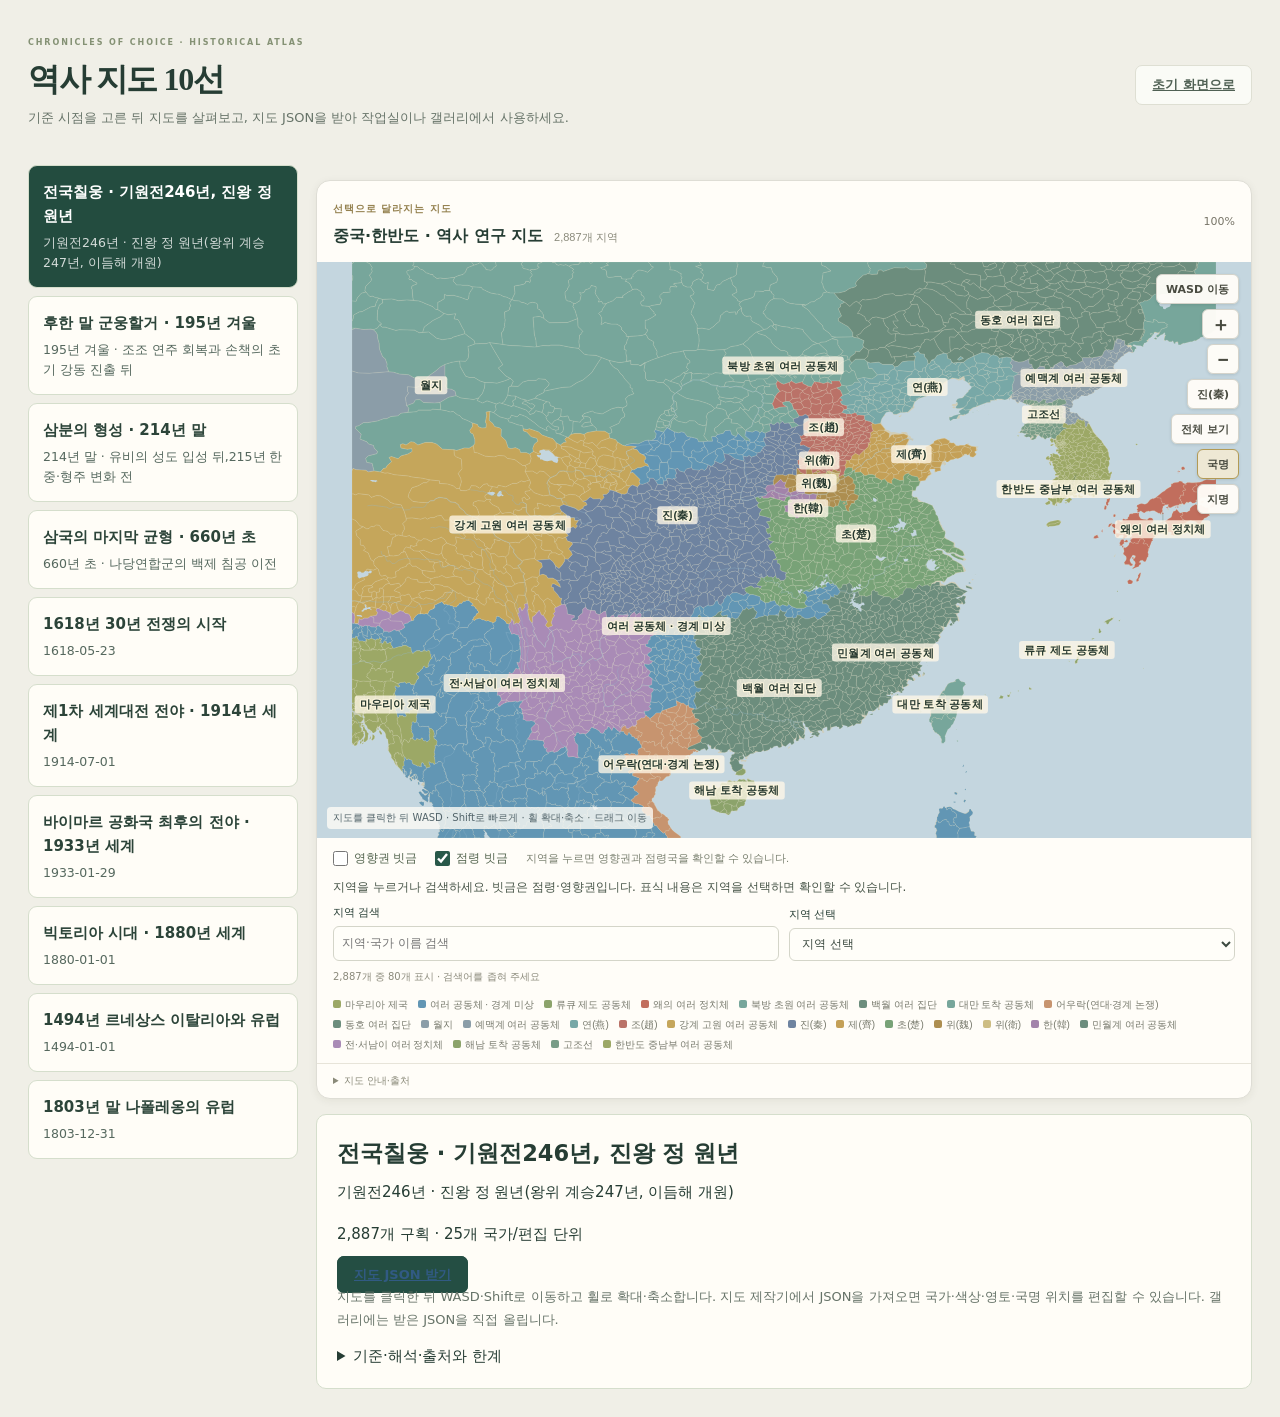
<file: historical-atlas.html>
<!doctype html>
<html lang="ko"><head><meta charset="utf-8"><meta name="viewport" content="width=device-width,initial-scale=1"><title>역사 지도 10선 · 역사의 갈림길</title>
<link rel="stylesheet" href="styles.css"><link rel="stylesheet" href="map-view.css">
<style>body{margin:0;background:#f0efe7;color:#263d34}.atlas{max-width:1600px;margin:auto;padding:28px}.atlas header{display:flex;justify-content:space-between;align-items:center;gap:20px;flex-wrap:wrap;margin-bottom:22px}.atlas h1{font-size:32px;margin:5px 0}.atlas p{line-height:1.75}.atlas-grid{display:grid;grid-template-columns:270px minmax(0,1fr);gap:18px}.atlas-nav{display:flex;flex-direction:column;gap:8px}.atlas-nav button{text-align:left;padding:14px;border:1px solid #d5decc;background:#fffdf7;color:#2c4439;border-radius:9px;cursor:pointer;font:inherit}.atlas-nav button[aria-pressed=true]{background:#234c3f;color:#fff}.atlas-nav small{display:block;margin-top:5px;opacity:.8}.atlas-content{min-width:0}.atlas .history-map{margin:0}.atlas .map-viewport{height:auto}.atlas .province-map{height:64vh;min-height:360px;max-height:760px;aspect-ratio:auto}.atlas-meta{padding:20px;background:#fffdf7;border:1px solid #d5decc;border-radius:10px;margin-top:15px}.atlas-meta h2{margin:0 0 8px}.atlas-meta a{color:#315a83}.atlas-error{color:#9c4036}.atlas-description{white-space:pre-wrap;font-size:13px}.atlas-help{font-size:13px;color:#667368}.atlas .btn{white-space:nowrap}@media(max-width:800px){.atlas{padding:15px}.atlas-grid{grid-template-columns:1fr}.atlas-nav{display:grid;grid-template-columns:repeat(2,minmax(0,1fr))}.atlas-nav button{font-size:12px;padding:11px}.atlas .province-map{height:55vh;min-height:300px}.atlas h1{font-size:25px}}
</style></head><body><main class="atlas"><header><div><span class="small-label">CHRONICLES OF CHOICE · HISTORICAL ATLAS</span><h1>역사 지도 10선</h1><p class="atlas-help">기준 시점을 고른 뒤 지도를 살펴보고, 지도 JSON을 받아 작업실이나 갤러리에서 사용하세요.</p></div><a class="btn secondary" href="index.html?home=1">초기 화면으로</a></header><div class="atlas-grid"><nav class="atlas-nav" id="atlas-nav" aria-label="역사 지도 선택"></nav><section class="atlas-content"><p id="atlas-status" role="status">지도 목록을 준비합니다.</p><div id="atlas-map"></div><section class="atlas-meta"><h2 id="atlas-title">지도 선택</h2><p id="atlas-date"></p><p id="atlas-count"></p><a id="atlas-download" class="btn primary" hidden>지도 JSON 받기</a><p class="atlas-help">지도를 클릭한 뒤 WASD·Shift로 이동하고 휠로 확대·축소합니다. 지도 제작기에서 JSON을 가져오면 국가·색상·영토·국명 위치를 편집할 수 있습니다. 갤러리에는 받은 JSON을 직접 올립니다.</p><details><summary>기준·해석·출처와 한계</summary><p id="atlas-description" class="atlas-description"></p></details></section></section></div></main>
<script src="map-templates.js"></script><script src="map-view.js"></script><script src="engine.js"></script><script src="map-document.js"></script>
<script>(function(){'use strict';const byId=id=>document.getElementById(id);let sequence=0;async function open(item){const request=++sequence;byId('atlas-status').textContent='선택한 지도를 불러옵니다…';byId('atlas-status').className='';try{const response=await fetch(item.path);if(!response.ok)throw Error('지도 JSON을 찾을 수 없습니다.');const doc=await response.json();await MapTemplates.ensure(doc.map.templateId);if(request!==sequence)return;const check=MapDocument.validate(doc);if(check.errors.length)throw Error(check.errors.join('\n'));MapView.dispose(byId('atlas-map'));MapView.render(byId('atlas-map'),MapDocument.toScenario(doc),null);byId('atlas-title').textContent=doc.title;byId('atlas-date').textContent=item.date;byId('atlas-count').textContent=item.regions.toLocaleString()+'개 구획 · '+item.countries+'개 국가/편집 단위';byId('atlas-description').textContent=doc.description;const link=byId('atlas-download');link.href=item.path;link.download=item.path.split('/').pop();link.hidden=false;for(const button of byId('atlas-nav').children)button.setAttribute('aria-pressed',String(button.dataset.mapId===item.id));byId('atlas-status').textContent='';history.replaceState(null,'','#'+item.id);}catch(error){if(request!==sequence)return;byId('atlas-status').className='atlas-error';byId('atlas-status').textContent=error.message;}}fetch('examples/gallery-atlas/index.json').then(r=>{if(!r.ok)throw Error('지도 목록을 찾을 수 없습니다.');return r.json();}).then(items=>{for(const item of items){const button=document.createElement('button');button.type='button';button.dataset.mapId=item.id;button.setAttribute('aria-pressed','false');const title=document.createElement('strong');title.textContent=item.title;const date=document.createElement('small');date.textContent=item.date;button.append(title,date);button.onclick=()=>open(item);byId('atlas-nav').append(button);}const requested=location.hash.slice(1);if(items.length)open(items.find(item=>item.id===requested)||items[0]);}).catch(error=>{byId('atlas-status').className='atlas-error';byId('atlas-status').textContent=error.message;});})();</script></body></html>
</file>
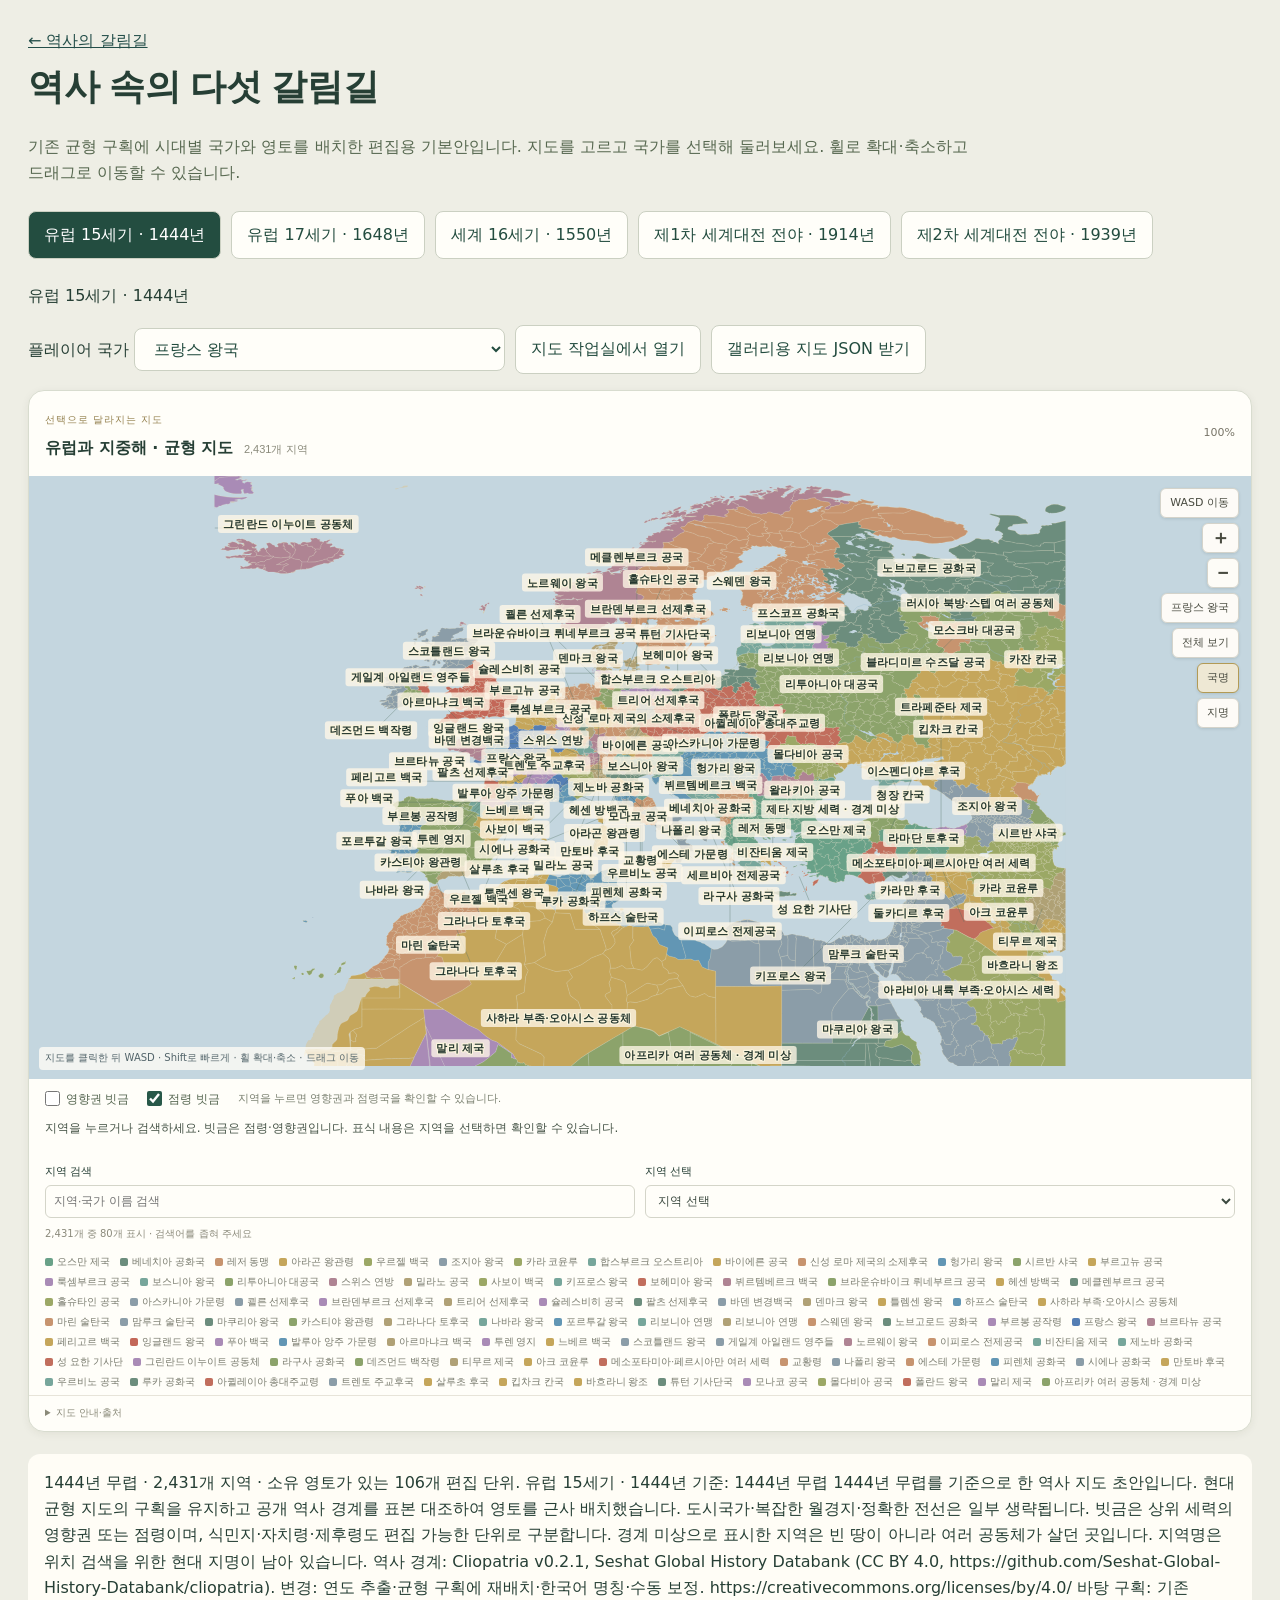
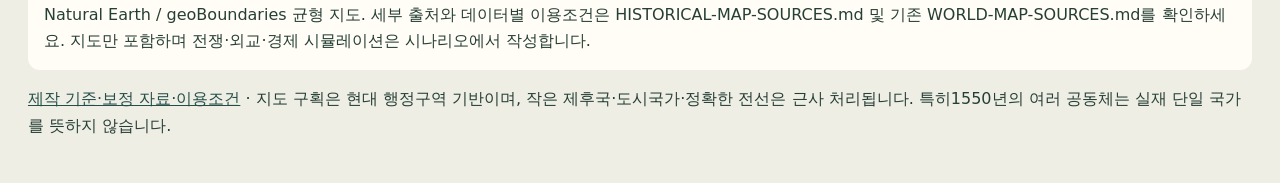
<file: historical-maps.html>
<!doctype html><html lang="ko"><head><meta charset="utf-8"><meta name="viewport" content="width=device-width,initial-scale=1"><title>역사의 갈림길 · 역사 지도 5종</title><link rel="stylesheet" href="map-view.css"><style>body{margin:0;background:#eeeee5;color:#263f35;font:16px/1.65 system-ui,sans-serif}main{max-width:1440px;margin:auto;padding:28px}h1{margin:4px 0;font-family:serif;font-size:36px}.intro{max-width:960px;color:#586951}.toolbar{display:flex;gap:10px;flex-wrap:wrap;margin:24px 0}button,select,a.btn{font:inherit;padding:10px 15px;border:1px solid #cbd0c2;border-radius:8px;color:#234c3f;background:#fffef9;cursor:pointer;text-decoration:none}button[aria-pressed=true]{color:#fff;background:#234d40}.actions{display:flex;flex-wrap:wrap;align-items:center;gap:10px;margin:16px 0}.history-map{background:#fffef9;border-radius:16px;overflow:hidden;border:1px solid #d8dccf}.map-viewport{height:min(67vh,740px)}.map-legend{max-height:130px;overflow:auto}.notice{background:#fffdf6;padding:16px;border-radius:12px}.status{min-height:24px}a{color:#234e49}</style></head><body><main><a href="index.html">← 역사의 갈림길</a><h1>역사 속의 다섯 갈림길</h1><p class="intro">기존 균형 구획에 시대별 국가와 영토를 배치한 편집용 기본안입니다. 지도를 고르고 국가를 선택해 둘러보세요. 휠로 확대·축소하고 드래그로 이동할 수 있습니다.</p><nav class="toolbar" id="maps" aria-label="역사 지도 선택"></nav><p id="status" class="status" role="status"></p><div class="actions"><label>플레이어 국가 <select id="country"></select></label><button id="edit">지도 작업실에서 열기</button><a id="download" class="btn" download>갤러리용 지도 JSON 받기</a></div><div id="map"></div><p class="notice" id="notice"></p><p><a href="HISTORICAL-MAP-SOURCES.md">제작 기준·보정 자료·이용조건</a> · 지도 구획은 현대 행정구역 기반이며, 작은 제후국·도시국가·정확한 전선은 근사 처리됩니다. 특히1550년의 여러 공동체는 실재 단일 국가를 뜻하지 않습니다.</p></main><script src="map-templates.js"></script><script src="map-view.js"></script><script src="engine.js"></script><script src="map-document.js"></script><script>const catalog=[{"id":"historical_europe_1444","title":"유럽 15세기 · 1444년","year":1444,"date":"1444년 무렵","baseId":"europe-balanced","regions":2431,"countries":109,"ownedUnits":106,"bytes":232324,"filename":"historical_europe_1444.map.json"},{"id":"historical_europe_1648","title":"유럽 17세기 · 1648년","year":1648,"date":"1648년 베스트팔렌 조약 이후","baseId":"europe-balanced","regions":2431,"countries":75,"ownedUnits":75,"bytes":194595,"filename":"historical_europe_1648.map.json"},{"id":"historical_world_1550","title":"세계 16세기 · 1550년","year":1550,"date":"1550년 무렵","baseId":"world-balanced","regions":5939,"countries":176,"ownedUnits":174,"bytes":483561,"filename":"historical_world_1550.map.json"},{"id":"historical_world_1914","title":"제1차 세계대전 전야 · 1914년","year":1914,"date":"1914년 7월, 유럽 전쟁 발발 직전","baseId":"world-balanced","regions":5939,"countries":139,"ownedUnits":137,"bytes":559473,"filename":"historical_world_1914.map.json"},{"id":"historical_world_1939","title":"제2차 세계대전 전야 · 1939년","year":1939,"date":"1939년 8월, 폴란드 침공 직전·중일전쟁 진행 중","baseId":"world-balanced","regions":5939,"countries":153,"ownedUnits":149,"bytes":573881,"filename":"historical_world_1939.map.json"}];let current,scenario,token=0;const status=document.getElementById('status'),country=document.getElementById('country');async function show(entry){const request=++token;status.textContent='선택한 지도를 불러오고 있습니다.';try{const response=await fetch('examples/maps/'+entry.filename);if(!response.ok)throw Error('지도 파일을 불러오지 못했습니다.');const candidate=await response.json();await MapTemplates.ensure(candidate.map.templateId);const valid=MapDocument.normalize(candidate);if(request!==token)return;current=valid;scenario=MapDocument.toScenario(valid);country.replaceChildren();for(const c of valid.map.countries){const option=document.createElement('option');option.value=c.id;option.textContent=c.name;country.append(option);}country.value=valid.map.playerCountry;document.querySelectorAll('[data-map-id]').forEach(b=>b.setAttribute('aria-pressed',String(b.dataset.mapId===entry.id)));document.getElementById('download').href='examples/maps/'+entry.filename;document.getElementById('notice').textContent=entry.date+' · '+entry.regions.toLocaleString()+'개 지역 · 소유 영토가 있는 '+entry.ownedUnits+'개 편집 단위. '+valid.description;MapView.render(document.getElementById('map'),scenario);status.textContent=entry.title;}catch(error){if(request===token)status.textContent=error.message;}}for(const item of catalog){const b=document.createElement('button');b.type='button';b.dataset.mapId=item.id;b.textContent=item.title;b.addEventListener('click',()=>show(item));document.getElementById('maps').append(b);}country.addEventListener('change',()=>{if(scenario){scenario.map.playerCountry=country.value;current.map.playerCountry=country.value;MapView.render(document.getElementById('map'),scenario);}});document.getElementById('edit').addEventListener('click',()=>{if(current){sessionStorage.setItem('hc:pendingMapImport',JSON.stringify({data:current}));location.href='index.html?mapMaker=1';}});show(catalog[0]);</script></body></html>
</file>
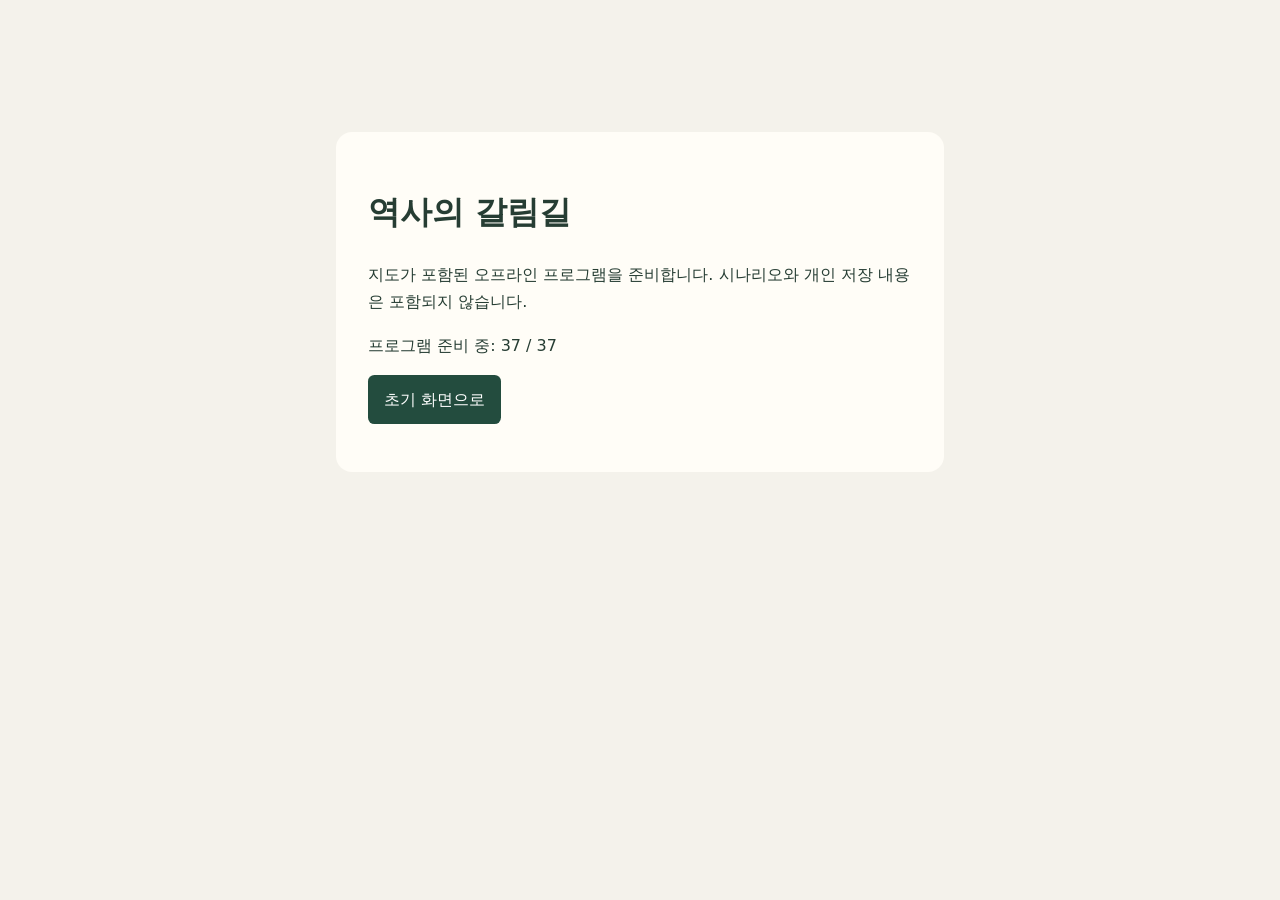
<file: standalone.html>
<!doctype html>
<html lang="ko"><head><meta charset="utf-8"><meta name="viewport" content="width=device-width,initial-scale=1"><title>역사의 갈림길 · 프로그램 내려받기</title>
<style>body{font:16px/1.7 system-ui,sans-serif;max-width:38rem;margin:12vh auto;padding:1.5rem;background:#f4f2eb;color:#263d33}main{background:#fffdf7;padding:2rem;border-radius:1rem}a,button{display:inline-block;background:#234c3e;color:white;border:0;border-radius:.4rem;padding:.7rem 1rem;font:inherit;text-decoration:none;cursor:pointer}[hidden]{display:none!important}</style></head>
<body><main><h1>역사의 갈림길</h1><p>지도가 포함된 오프라인 프로그램을 준비합니다. 시나리오와 개인 저장 내용은 포함되지 않습니다.</p><p id="program-download-status" role="status">프로그램 파일을 확인하고 있습니다.</p><a id="program-download-save" hidden>프로그램 파일 저장</a><button id="program-download-start" type="button" hidden>다시 시도</button><p><a href="index.html">초기 화면으로</a></p></main>
<script id="program-download-manifest" type="application/json">{"format":"hc-program-parts-v1","bytes":38231622,"sha256":"026ea79092256de906cafcf2d7356372df7d03e64907e3b066a2ba7aa8062462","files":[{"path":"assets/program/standalone.001.fd21ddacba1a8c2b.txt","bytes":1048576,"sha256":"fd21ddacba1a8c2b32660556fb039df165db85eefe4fd8c905672d77a637df19"},{"path":"assets/program/standalone.002.a4a1b32e67b36bf9.txt","bytes":1048576,"sha256":"a4a1b32e67b36bf93b6440045f4c863e1699d3440cc466436609abc3830d7379"},{"path":"assets/program/standalone.003.93f6303da0e450a7.txt","bytes":1048576,"sha256":"93f6303da0e450a785e27482ad579386eaec54f652eecc27e430c3eb9b79ffc0"},{"path":"assets/program/standalone.004.0fca97f3ea1a942a.txt","bytes":1048576,"sha256":"0fca97f3ea1a942a77f3a2355a578bdb665331bd2b76767bc66c01b3f989f50a"},{"path":"assets/program/standalone.005.c07b9639921cc122.txt","bytes":1048576,"sha256":"c07b9639921cc1228c26a658707419458bd20289a035bc249d4a54f19f22499c"},{"path":"assets/program/standalone.006.02d47646936f6c58.txt","bytes":1048576,"sha256":"02d47646936f6c588ebefdcceeb9c4865071934b34af127a0d89dab5aeb44c3a"},{"path":"assets/program/standalone.007.16a9963542830215.txt","bytes":1048576,"sha256":"16a99635428302153ebbfaaaee67537a16f7694a9879a69fced0eaf6faf45d15"},{"path":"assets/program/standalone.008.f47722f5e6966726.txt","bytes":1048576,"sha256":"f47722f5e6966726b7fb5a3825a4db1d48f23a337147675286a9f23c2990d918"},{"path":"assets/program/standalone.009.6d19f8c2397936da.txt","bytes":1048576,"sha256":"6d19f8c2397936da9a6090d5def461aef56b010704d191291f53394f50a9f8ca"},{"path":"assets/program/standalone.010.2ede9670288f2fc8.txt","bytes":1048576,"sha256":"2ede9670288f2fc8ec99afd638d2b3b29363bee9c16d1234484ec6ee5e7be3fa"},{"path":"assets/program/standalone.011.9df1f9be241729c8.txt","bytes":1048576,"sha256":"9df1f9be241729c8e6e8db3c856f6639c9f9a3123475521d59f2332a369cd6cf"},{"path":"assets/program/standalone.012.037c9b86549f223b.txt","bytes":1048576,"sha256":"037c9b86549f223b833d6d77803d5cb1ffdd041e4a87ab15fa47bc06714b6f90"},{"path":"assets/program/standalone.013.cd150fe505c82660.txt","bytes":1048576,"sha256":"cd150fe505c82660ba8ef6d1dc7230ed04ddb2206e62d7ed2ac028646f48a231"},{"path":"assets/program/standalone.014.a434b4ac28514a32.txt","bytes":1048576,"sha256":"a434b4ac28514a320155dfdffe28c7d612a63193f5d9d81baf2ed5a9cac28986"},{"path":"assets/program/standalone.015.f5da3febf3b44f14.txt","bytes":1048576,"sha256":"f5da3febf3b44f142e1d0e4fce3464e24be465b22c04842cfc95d45cb80b0036"},{"path":"assets/program/standalone.016.e02f6effd08ed056.txt","bytes":1048576,"sha256":"e02f6effd08ed056ae24c49236688df20aec8c0b179adbefe4439c99ff2a1e5e"},{"path":"assets/program/standalone.017.c84c396895eeec05.txt","bytes":1048576,"sha256":"c84c396895eeec058eb4e9f6702381ed9294b102c38b952b5801576e31911984"},{"path":"assets/program/standalone.018.9b5635dd7773768b.txt","bytes":1048576,"sha256":"9b5635dd7773768baa881e87250ea42107fde2d896f2305f6419392711ad0c2c"},{"path":"assets/program/standalone.019.52893359fab01eea.txt","bytes":1048576,"sha256":"52893359fab01eea42aef86df780bf0b4a1e3795b4b11d1b4565cf685f5b50a9"},{"path":"assets/program/standalone.020.086dc3579122beda.txt","bytes":1048576,"sha256":"086dc3579122beda763d82b240cea951903a81f83fd88df8f1a1e61e535ec725"},{"path":"assets/program/standalone.021.e96cae48ec72c8a0.txt","bytes":1048576,"sha256":"e96cae48ec72c8a0569817a4e7bc4bdc618898798dfc098b2ec5fb7e5f3a00bc"},{"path":"assets/program/standalone.022.c89bdc64b0841bd0.txt","bytes":1048576,"sha256":"c89bdc64b0841bd07db247cd8b33324b7c44a47209491bafed8faeec6b473b66"},{"path":"assets/program/standalone.023.641d2a7d1a588a54.txt","bytes":1048576,"sha256":"641d2a7d1a588a54197a7307375fe6321fcab243ad6337748443295b76207b79"},{"path":"assets/program/standalone.024.297f4ac4867a7204.txt","bytes":1048576,"sha256":"297f4ac4867a72046dfac2e7ac27e678448c6b354a299a9f2f004ce031236e9a"},{"path":"assets/program/standalone.025.409e6c8ee868da8b.txt","bytes":1048576,"sha256":"409e6c8ee868da8b8de67baec0e7a1be9f378766e6bc538450d9faf3f6e82d48"},{"path":"assets/program/standalone.026.476a2531da0ec50b.txt","bytes":1048576,"sha256":"476a2531da0ec50bd91c360c8143620740abad6290fa41422778ec862e96b264"},{"path":"assets/program/standalone.027.56ba285720784859.txt","bytes":1048576,"sha256":"56ba2857207848598f956d76077c2ca29f6fda1d90ccb59e153f66b6432c46b8"},{"path":"assets/program/standalone.028.47ffe35c50955a7b.txt","bytes":1048576,"sha256":"47ffe35c50955a7bcdc9e7def9b961908006e9c5eba1497e0b90ee8b542ad61f"},{"path":"assets/program/standalone.029.55ef76193d8d382d.txt","bytes":1048576,"sha256":"55ef76193d8d382dcf4cd849b30c293e41568acc2a6bf42506b469a9c83a28dd"},{"path":"assets/program/standalone.030.4e4a7f9ab01e98d7.txt","bytes":1048576,"sha256":"4e4a7f9ab01e98d7484fc40ce9e421edd65b3f3130ddde08bd8511d685b22ceb"},{"path":"assets/program/standalone.031.d5e7620aae660790.txt","bytes":1048576,"sha256":"d5e7620aae6607903e544ec8e6d2777138e89aaa3b6612dee02625de1256ae69"},{"path":"assets/program/standalone.032.c3942629b4943a3f.txt","bytes":1048576,"sha256":"c3942629b4943a3fbb412477890eed5c4d6b60e862e9709b1e2e2123ba53ebc4"},{"path":"assets/program/standalone.033.0997ddfb082300a9.txt","bytes":1048576,"sha256":"0997ddfb082300a9718a566c570e22ed97b6e9aa6ccc84f88919b6677c99d4c9"},{"path":"assets/program/standalone.034.a275757e591dd280.txt","bytes":1048576,"sha256":"a275757e591dd2809d065881dad7b6bb75bdd287d97aa9061b0183f56a362259"},{"path":"assets/program/standalone.035.e38405078747d6f3.txt","bytes":1048576,"sha256":"e38405078747d6f33454f2c7d6b87fc03b53b8e0bf4882b67149058ddf77d612"},{"path":"assets/program/standalone.036.96f97f412267a4bb.txt","bytes":1048576,"sha256":"96f97f412267a4bbd2fa3286bd9e0e7c985e84607a0800e9a44175e68496dc5c"},{"path":"assets/program/standalone.037.4623d893509c81a9.txt","bytes":482886,"sha256":"4623d893509c81a921f98c74efcf6449c89ca64ecef6f514be48c02d9ac0351e"}]}</script>
<script src="program-download.js"></script>
<script>(function(){'use strict';const status=document.getElementById('program-download-status'),save=document.getElementById('program-download-save'),retry=document.getElementById('program-download-start');let blobUrl;async function prepare(){retry.hidden=true;save.hidden=true;status.textContent='프로그램 파일을 확인하고 있습니다.';try{const descriptor=JSON.parse(document.getElementById('program-download-manifest').textContent),html=await ProgramDownload.reconstruct(descriptor,location.href,(done,total)=>{status.textContent='프로그램 준비 중: '+done+' / '+total;});if(blobUrl)URL.revokeObjectURL(blobUrl);blobUrl=URL.createObjectURL(new Blob([html],{type:'text/html;charset=utf-8'}));save.href=blobUrl;save.download='history-crossroads-player.html';save.hidden=false;status.textContent='프로그램이 준비되었습니다. 저장 창이 열리지 않으면 아래 버튼을 눌러 주세요.';save.click();}catch(error){status.textContent=error.name==='AbortError'?'파일을 불러오는 시간이 길어졌습니다. 다시 시도해 주세요.':error.message;retry.hidden=false;}}retry.addEventListener('click',prepare);prepare();})();</script>
</body></html>
</file>
<file: styles.css>
@charset "UTF-8";
:root{--ink:#203731;--muted:#748077;--green:#244e43;--deep:#183b34;--paper:#fffdf7;--bg:#f2f0e7;--line:#dedfd3;--gold:#b49354;--red:#a85d4d;--radius:16px;font-family:"Malgun Gothic","Apple SD Gothic Neo",system-ui,sans-serif;color:var(--ink);background:var(--bg);font-size:15px}
*{box-sizing:border-box}body{margin:0;background:radial-gradient(ellipse at 85% 15%,#e8ede380,transparent 50%),var(--bg);line-height:1.6}button,input,textarea,select{font:inherit}button{cursor:pointer}button:disabled{cursor:not-allowed}button,a,input,textarea,select{outline-offset:4px}button:focus-visible,a:focus-visible{outline:3px solid #ba9959}button{color:inherit}button:disabled{opacity:.5}h1,h2,h3,p{margin-top:0}p{margin-bottom:1em}button span{pointer-events:none}[hidden]{display:none!important}.masthead{height:92px;border-bottom:1px solid var(--line);display:flex;align-items:center;justify-content:space-between;padding:0 max(34px,calc((100vw - 1250px)/2));background:#f8f7f0e6;gap:20px}.brand{display:flex;align-items:center;gap:13px;white-space:nowrap}.brand-mark{width:43px;height:43px;background:var(--deep);color:#f5eedb;display:grid;place-items:center;font-family:"Batang",serif;font-size:25px;border-radius:3px;transform:rotate(-3deg)}.brand strong{display:block;font-size:19px;letter-spacing:-.8px}.brand>div>span{font-size:8px;letter-spacing:2.7px;display:block;color:var(--muted);margin-top:1px}.prototype{font-size:9px;letter-spacing:1.4px;color:#8a8e7f;border:1px solid var(--line);border-radius:20px;padding:2px 8px;margin-left:7px}.header-actions{display:flex;gap:12px;align-items:center}.btn{border:1px solid transparent;border-radius:7px;padding:10px 16px;background:transparent;font-size:13px;font-weight:600;line-height:1.4;transition:background .15s,transform .15s}.btn:hover{transform:translateY(-1px)}.subtle{color:#667367}.subtle:hover{background:#eaece3}.edit-button,.primary{background:var(--green);color:#fff;border-color:var(--green)}.edit-button:hover,.primary:hover{background:var(--deep)}.edit-button span{margin-right:5px}.secondary{background:#fafbf6;border-color:var(--line);color:#506154}.secondary:hover{background:#e9eee4}.danger{border-color:#dabfb2;color:#984a3c;background:#fff7f2}.layout{max-width:1250px;margin:0 auto;display:grid;grid-template-columns:minmax(0,1fr) 290px;gap:38px;padding:43px 0 25px;align-items:start}.main-column{min-width:0}.scenario-heading{display:flex;justify-content:space-between;align-items:center;gap:15px;margin-bottom:29px}.eyebrow{font-size:9px;letter-spacing:2.5px;color:#8c937f;margin:0 0 7px;font-weight:700}h1{font-family:"Batang","Noto Serif KR",serif;font-size:31px;font-weight:600;letter-spacing:-1.4px;line-height:1.4;margin:0 0 7px}.scenario-subtitle{font-size:13px;color:#7f8779;margin:0}.fiction-tag{font-size:10px;color:#88907f;white-space:nowrap;border:1px solid #d6d9cb;border-radius:30px;padding:4px 9px}.story-panel{position:relative;background:var(--paper);border:1px solid #dcddd0;border-radius:var(--radius);padding:29px 36px 31px;box-shadow:0 8px 34px #243d2610;overflow:hidden}.story-panel:before{content:"";position:absolute;top:0;left:36px;width:52px;height:3px;background:var(--gold)}.event-meta{display:flex;align-items:center;justify-content:space-between;gap:12px;font-size:11px;margin-bottom:30px;color:#8b8d7a}.chapter{font-weight:700;color:#7a806a;letter-spacing:.5px}.event-number{border:1px solid #e3e3d7;padding:2px 8px;border-radius:20px;font-size:10px;margin-left:10px}.speaker-line{display:flex;align-items:center;gap:11px;margin-bottom:20px}.portrait{height:44px;width:44px;flex-shrink:0;border:1px solid #d3d9c8;border-radius:50%;background:#e9eee1;display:grid;place-items:center;font-family:"Batang",serif;color:#5a7055;font-size:19px}.speaker-name{font-size:12px;font-weight:700}.speaker-caption{font-size:9px;letter-spacing:1.5px;color:#959884;display:block;margin-top:1px}.event-title{font-family:"Batang",serif;font-size:26px;letter-spacing:-1px;margin-bottom:20px;font-weight:600}.event-body{font-family:"Malgun Gothic",sans-serif;font-size:15px;line-height:1.95;letter-spacing:-.2px;color:#515b4e;white-space:pre-wrap;overflow-wrap:anywhere;margin-bottom:27px}.choice-section-label{display:flex;align-items:center;gap:13px;color:#a0a18c;font-size:9px;letter-spacing:1.7px;margin-bottom:12px}.choice-section-label:after{content:"";height:1px;background:#e8e8da;flex:1}.choices{display:grid;gap:10px}.choice{display:flex;align-items:center;gap:16px;text-align:left;width:100%;background:#fcfcf5;border:1px solid #dddfd0;border-radius:9px;padding:15px 17px;transition:background .15s,border-color .15s,transform .15s;position:relative}.choice:hover:not(:disabled){border-color:#6d8c70;background:#f0f5e9;transform:translateX(3px)}.choice-key{border:1px solid #daddcf;color:#72806a;display:grid;place-items:center;border-radius:5px;width:27px;height:27px;flex-shrink:0;font-family:Georgia,serif;font-size:13px;background:#f4f5eb}.choice-copy{min-width:0;flex:1}.choice-title{font-weight:700;font-size:14px;display:block}.choice-description{font-size:11px;color:#8b8f7b;display:block;margin-top:3px;line-height:1.5}.choice-effects{display:flex;flex-wrap:wrap;gap:4px 10px;margin-top:6px;font-size:10px;letter-spacing:.1px}.effect.up{color:#4b7c50}.effect.down{color:#a87956}.effect.flag{color:#6c7d8a}.choice-arrow{font-size:20px;color:#8fa384;flex-shrink:0}.choice.locked{opacity:.55;background:#efefe7}.choice-locked{color:#98775d;font-size:10px;display:block;margin-top:5px}.story-footer{display:flex;justify-content:space-between;gap:14px;align-items:center;margin:17px 2px}.keyboard-note{font-size:10px;color:#9a9e8b}.keyboard-note kbd{font:9px system-ui;border:1px solid #d7dace;border-radius:3px;padding:1px 3px;background:#f8f9f2;margin:0 1px}.text-button{padding:0;border:0;background:none;color:#6d7b65;font-size:11px}.text-button:hover{color:var(--deep)}.fiction-note{font-size:10px;line-height:1.8;color:#a1a38f;margin:28px 2px 0;max-width:700px}.sidebar{padding-top:8px}.country-card{background:#e8ede0;border:1px solid #d8dfcc;border-radius:var(--radius);padding:25px 25px 26px}.small-label{font-size:8px;color:#849174;letter-spacing:1.9px;font-weight:700}.country-title{display:flex;align-items:center;justify-content:space-between;font-family:"Batang",serif;font-size:21px;font-weight:700;margin:5px 0 0}.seal{font-family:serif;color:#af6953;border:1px solid #b3765e;font-size:18px;line-height:26px;width:28px;text-align:center;transform:rotate(7deg);font-weight:400}.turn-label{font-size:10px;color:#8c967d;margin:4px 0 24px}.stats-panel{display:grid;gap:21px}.stat-top{display:flex;justify-content:space-between;align-items:baseline;margin-bottom:8px}.stat-name{font-size:12px;font-weight:700}.stat-number{font-size:20px;font-family:Georgia,serif;line-height:1}.stat-number small{font:9px system-ui;color:#909c82;margin-left:3px}.stat-track{background:#d9dfcd;height:5px;border-radius:5px;overflow:hidden}.stat-fill{height:100%;border-radius:5px;transition:width .4s ease}.stat-help{font-size:9px;color:#8b957c;margin-top:6px;line-height:1.6}.memory-card{padding:25px 7px 20px;border-bottom:1px solid var(--line)}.section-label{display:flex;align-items:center;justify-content:space-between;margin-bottom:14px}.section-label h2{font-size:12px;margin:0;font-weight:700}.counter{font:10px Georgia,serif;color:#8c947d;background:#e8ebdf;border-radius:20px;padding:1px 7px}.empty-memory{font-size:11px;color:#9aa18b;margin:0;line-height:1.8}.flag-badges{display:flex;flex-wrap:wrap;gap:6px}.flag-badge{font-size:10px;background:#f8f9f1;border:1px solid #d9dfd0;border-radius:4px;padding:4px 8px;color:#748267}.save-card{padding:20px 0 13px;border-bottom:1px solid var(--line)}.save-buttons{display:flex;gap:8px}.save-buttons .btn{flex:1;padding:9px 7px;font-size:11px}.restart-button{width:100%;font-size:11px;color:#929883;padding:10px 0 5px;margin-top:5px}.save-caption{font-size:9px;color:#9ba18b;text-align:center;margin:6px 0 0}.collection-card{margin-top:18px}.collection-button{display:flex;width:100%;justify-content:space-between;align-items:center;background:none;border:0;padding:8px 3px;text-align:left}.collection-button .small-label{display:block;font-size:7px}.collection-button strong{font-size:12px;font-weight:600}.collection-button>span:last-child{font:16px Georgia,serif;color:#849573}.collection-button>span:last-child>span{font-size:17px;margin-left:8px}.sidebar-note{font-family:"Batang",serif;font-size:11px;line-height:2;color:#a5aa94;text-align:center;margin:29px 0 0}.site-footer{max-width:1250px;margin:22px auto 0;padding:20px 0 25px;border-top:1px solid var(--line);display:flex;justify-content:space-between;color:#a2a793;font-size:9px;letter-spacing:.3px}.status-message{border:1px solid #d7ddc9;background:#eaf0df;border-radius:8px;padding:11px 15px;font-size:11px;color:#718362;margin:-8px 0 17px}.status-message.error{border-color:#e2c0b3;background:#fbf0e8;color:#9e6451}.toast{position:fixed;bottom:25px;left:50%;transform:translateX(-50%);z-index:20;background:var(--deep);color:#fffdf4;padding:12px 24px;border-radius:9px;box-shadow:0 5px 30px #183b3430;font-size:12px;max-width:90vw}.ending-banner{font-size:9px;letter-spacing:2.3px;color:var(--gold);margin:9px 0 19px}.ending-ornament{font:40px "Batang",serif;color:#a88c52;margin:0 0 15px}.ending-title{font-family:"Batang",serif;font-size:31px;margin:0 0 14px;letter-spacing:-1px}.ending-summary{font-size:14px;font-weight:700;color:#637957;border-bottom:1px solid var(--line);padding-bottom:20px;margin-bottom:22px}.ending-body{font-size:14px;line-height:2;white-space:pre-wrap;color:#65705d;margin-bottom:24px}.ending-actions{display:flex;gap:9px;flex-wrap:wrap}.ending-actions .btn{font-size:11px}.ending-footnote{font-size:10px;color:#9b9c89;margin-top:22px;margin-bottom:0}.info-dialog{border:1px solid var(--line);border-radius:14px;background:var(--paper);color:var(--ink);padding:30px;max-width:660px;width:calc(100% - 30px);max-height:85vh}.info-dialog::backdrop,.editor-dialog::backdrop{background:#152e26a6;backdrop-filter:blur(3px)}.info-dialog h2{font-family:"Batang",serif;font-size:24px;margin-bottom:20px}.info-dialog p,.info-dialog li{font-size:13px;line-height:1.9}.info-dialog ol{padding-left:21px}.info-dialog form{display:flex;justify-content:flex-end;margin-top:22px}.info-dialog .toolbar{margin-top:20px}.journal-entry{padding:15px 0;border-bottom:1px solid var(--line)}.journal-entry h3{font-size:13px;margin:0 0 6px}.journal-entry p{font-size:12px;margin:0;color:#7d8773}.ending-item{padding:15px;border:1px solid var(--line);border-radius:8px;margin-bottom:10px}.ending-item h3{font-size:14px;margin:0 0 5px}.ending-item p{font-size:11px;color:#8a927f;margin:0}.ending-item.undiscovered{background:#f1f2e9;color:#969d8b}.editor-dialog{width:min(1180px,96vw);height:min(880px,94vh);max-width:none;max-height:94vh;padding:0;border:1px solid #cfd6c4;border-radius:14px;background:var(--paper);color:var(--ink);overflow:hidden}.editor-shell{height:100%;display:flex;flex-direction:column}.editor-top{padding:20px 26px 16px;border-bottom:1px solid var(--line);background:#edf0e5}.editor-top h2{font-family:"Batang",serif;font-size:23px;margin:0 0 5px}.editor-top p{margin:0;font-size:11px;color:#78856d}.editor-nav{display:flex;gap:5px;padding:12px 24px;border-bottom:1px solid var(--line);flex-wrap:wrap;background:#fafbf5}.editor-nav button{font-size:12px;background:transparent;border:0;border-radius:6px;padding:8px 13px;color:#87917b}.editor-nav button.selected,.editor-nav .active{background:var(--green);color:white}.editor-content{flex:1;min-height:0;overflow:auto;padding:22px 26px}.editor-footer{border-top:1px solid var(--line);padding:15px 25px;display:flex;align-items:center;justify-content:flex-end;gap:9px;background:#fafbf4;flex-wrap:wrap}.editor-footer .btn{font-size:12px}.field{display:flex;flex-direction:column;gap:6px;font-size:12px;font-weight:600;margin-bottom:15px;min-width:0}.field>span,.field>label{font-weight:600;color:#5d7054}.field input,.field textarea,.field select,input.compact-input,select.compact-input{border:1px solid #d5dccb;border-radius:6px;background:#fffef9;color:#334a30;padding:9px 11px;width:100%;font-size:12px;line-height:1.6;min-width:0}.field textarea{resize:vertical;min-height:100px}.field input[type=color]{padding:3px;height:38px}.field input[type=checkbox]{width:auto;align-self:flex-start}.field-row,.form-grid{display:grid;grid-template-columns:repeat(2,minmax(0,1fr));gap:12px}.form-grid.three{grid-template-columns:repeat(3,minmax(0,1fr))}.editor-card{border:1px solid #dce1d3;border-radius:9px;padding:19px;background:#fbfcf5;margin-bottom:15px}.editor-card h3{font-size:14px;margin:0 0 15px}.editor-section{margin:18px 0}.editor-section h3{font-size:14px}.small,.muted{font-size:11px;color:#8b967c;font-weight:400;line-height:1.7}.badge{display:inline-block;padding:2px 7px;background:#e8eedf;border-radius:4px;color:#78896b;font-size:10px}.toolbar{display:flex;gap:8px;flex-wrap:wrap;align-items:center;margin-bottom:14px}.toolbar .btn{font-size:11px;padding:8px 12px}.editor-list{display:flex;gap:6px;flex-wrap:wrap;margin-bottom:16px}.editor-list button{border:1px solid var(--line);border-radius:6px;padding:7px 10px;background:#f7f9ef;font-size:11px;text-align:left}.editor-list button.selected{border-color:var(--green);background:#e3ebda;color:var(--deep);font-weight:700}.notice{background:#ecf1e2;border:1px solid #d7e0c9;border-radius:7px;padding:10px 13px;font-size:11px;color:#6e825d;margin-bottom:15px;line-height:1.8}.error-list{border:1px solid #ddb9aa;background:#fff2e9;color:#a05940;padding:13px 18px;border-radius:7px;font-size:11px;white-space:pre-wrap;max-height:160px;overflow:auto}.condition-row{display:flex;align-items:center;gap:7px;flex-wrap:wrap;margin-bottom:8px}.condition-row select,.condition-row input{border:1px solid #d4ddc8;border-radius:5px;padding:7px 8px;background:#fffef9;min-width:0;font-size:11px;width:auto;max-width:220px}.condition-row input{width:90px}.condition-row .btn{padding:6px 10px;font-size:10px}.effects-grid{display:grid;grid-template-columns:repeat(3,minmax(0,1fr));gap:12px}.editor-content>textarea,.editor-content textarea.json-editor{width:100%;min-height:350px;font-family:Consolas,monospace;font-size:12px;line-height:1.6;background:#fcfdf8;border:1px solid var(--line);border-radius:7px;padding:15px;color:var(--ink)}
#editor-root{height:100%;min-height:0}#editor-report{max-height:150px;overflow:auto;flex-shrink:0;margin:0 24px 10px}#editor-report:empty{display:none}
.editor-dialog.flowchart-mode{width:min(1500px,98vw);height:94vh}.editor-dialog.flowchart-mode .editor-top{padding:12px 20px 7px}.editor-dialog.flowchart-mode .editor-top h2{font-size:20px}.editor-dialog.flowchart-mode .editor-top .toolbar{margin-top:8px;margin-bottom:3px}.editor-dialog.flowchart-mode .editor-nav{padding:7px 18px}.editor-content.flowchart-content{overflow:hidden;padding:0;min-height:0}.flow-button{white-space:nowrap}
.editor-dialog.flowchart-mode .editor-top{display:flex;align-items:center;justify-content:space-between;gap:10px;padding:7px 17px}.editor-dialog.flowchart-mode .editor-top h2{font-size:16px;margin:0}.editor-dialog.flowchart-mode .editor-top p{display:none}.editor-dialog.flowchart-mode .editor-top .toolbar{margin:0}.editor-dialog.flowchart-mode .editor-top .btn{padding:6px 9px;font-size:10px}.editor-dialog.flowchart-mode .editor-nav{padding:4px 12px}.editor-dialog.flowchart-mode .editor-footer{padding:8px 16px}.editor-dialog.flowchart-mode .editor-footer .btn{padding:8px 12px}
.risk-summary{margin-top:20px;border:1px solid #d3b695;background:#f6ecda;border-radius:7px;padding:11px 12px;color:#956337;font-size:11px}.risk-summary strong,.risk-summary span,.risk-summary small{display:block}.risk-summary span{margin-top:5px}.risk-summary small{margin-top:7px;font-size:9px;line-height:1.7;color:#9b856a}.choice-risk{display:block;margin-top:7px;font-size:10px;font-weight:600;color:#a55f3c}.story-panel.game-over{border-color:#d0aaa0;background:#fffaf5}.game-over:before{background:#a35a47}.game-over .ending-banner,.game-over .ending-ornament{color:#a35a47}.game-over .ending-summary{color:#8b6553}.journal-risk{color:#a16943!important}
@media(min-width:1500px){.layout{padding-top:53px}.story-panel{padding:34px 42px 36px}.event-body{font-size:16px}.choice{padding:18px}.event-title{font-size:28px}}
@media(max-width:1340px){.layout{margin:0 38px;gap:27px;grid-template-columns:minmax(0,1fr) 270px}.site-footer{margin-left:38px;margin-right:38px}.masthead{padding:0 38px}.fiction-tag{display:none}.country-card{padding:22px}.story-panel{padding:27px 30px}.event-body{font-size:14px}}
@media(max-width:880px){.layout{margin:0 23px;grid-template-columns:minmax(0,1fr);padding-top:29px;gap:24px}.sidebar{display:grid;grid-template-columns:1fr 1fr;gap:16px;padding:0}.country-card{grid-row:span 2}.memory-card{padding:10px 3px}.save-card{padding:5px 0 12px}.collection-card{margin:0}.sidebar-note{margin:5px 0}.scenario-heading{margin-bottom:21px}.site-footer{margin-left:23px;margin-right:23px}.masthead{height:80px;padding:0 23px}.prototype{display:none}.story-footer{flex-wrap:wrap}.event-title{font-size:25px}.editor-dialog{height:94vh}.editor-content{padding:18px}.editor-top{padding:17px 18px}.editor-nav{padding:9px 15px}.editor-footer{padding:12px 16px}}
@media(max-width:540px){.masthead{padding:0 16px;height:73px;gap:10px}.brand{gap:9px}.brand-mark{width:34px;height:34px;font-size:21px}.brand strong{font-size:16px}.brand>div>span{font-size:6px;letter-spacing:1.8px}.header-actions{gap:3px}.header-actions .subtle{padding:8px 7px;font-size:10px}.edit-button{font-size:10px;padding:9px}.layout{margin:0 15px;padding-top:25px}h1{font-size:25px}.eyebrow{font-size:8px}.scenario-subtitle{font-size:11px}.story-panel{padding:22px 20px}.story-panel:before{left:20px}.event-meta{margin-bottom:24px}.event-number{display:none}.event-title{font-size:23px}.event-body{font-size:14px;line-height:1.9}.choice{padding:13px 12px;gap:11px}.choice-title{font-size:13px}.choice-description{font-size:10px}.choice-effects{font-size:9px}.choice-arrow{display:none}.choice-key{width:23px;height:23px;font-size:11px}.sidebar{grid-template-columns:1fr}.country-card{grid-row:auto}.stats-panel{grid-template-columns:repeat(3,minmax(0,1fr));gap:13px}.stat-name{font-size:11px}.stat-number{font-size:17px}.stat-help{display:none}.turn-label{margin-bottom:19px}.memory-card{padding:5px 4px 16px}.save-card{border:0}.save-caption{margin-top:10px}.collection-card{border-top:1px solid var(--line);padding-top:10px}.sidebar-note{display:none}.site-footer{margin:20px 15px 0;padding-top:15px;gap:15px;flex-wrap:wrap}.keyboard-note{display:none}.story-footer{justify-content:flex-end}.field-row,.form-grid,.form-grid.three,.effects-grid{grid-template-columns:1fr}.condition-row{gap:5px}.condition-row select{max-width:155px}.editor-nav{gap:3px}.editor-nav button{padding:7px 10px;font-size:11px}.editor-card{padding:13px}.editor-content{padding:14px}.editor-footer{gap:6px}.info-dialog{padding:22px}}
@media(prefers-reduced-motion:reduce){*{transition:none!important;animation:none!important}}
.name-setup{padding:23px 0 12px;max-width:620px}.name-setup h2{font-family:"Batang",serif;font-size:29px;letter-spacing:-1px;line-height:1.5;margin:14px 0}.name-setup>p{font-size:13px;color:#7c866f;margin-bottom:27px}.name-field{max-width:420px;margin-bottom:8px}.name-field input{padding:14px;font-size:17px;border:1px solid #cbd7c3;border-radius:8px;background:#fffef9;color:var(--ink);width:100%}.name-setup .toolbar{margin:24px 0 12px}.name-setup .small{font-size:11px;color:var(--muted)}.name-error{color:#a34f3d;background:#fff1e9;border-radius:6px;padding:10px 13px;font-size:12px;margin-top:14px}
.choice-encounter{display:block;font-size:10px;color:#6d5c91;margin-top:6px;line-height:1.6}.encounter-notice{display:flex;align-items:baseline;gap:10px;flex-wrap:wrap;border:1px solid #d8cee4;border-radius:7px;background:#f3eef8;color:#6c5682;padding:10px 13px;font-size:11px;margin-bottom:21px}.encounter-notice strong{font-size:12px;flex-shrink:0}.risk-summary .encounter-label{color:#6c5682;margin-top:7px}.empty-authoring{padding:28px 0;max-width:600px}.empty-authoring h2{font-family:"Batang",serif;font-size:27px;margin:15px 0}.empty-authoring p{font-size:13px;color:#7a846f;line-height:1.9}.empty-authoring .toolbar{margin-top:24px}
@media(max-width:540px){.masthead{height:auto;min-height:73px;flex-wrap:wrap;padding:12px 16px}.header-actions{width:100%;justify-content:flex-end;gap:5px}.header-actions .flow-button{font-size:10px;padding:9px 7px}.editor-dialog.flowchart-mode .editor-top{padding:10px 12px 5px}.editor-dialog.flowchart-mode .editor-top p{font-size:10px}.editor-dialog.flowchart-mode .editor-nav{padding:5px 10px}.editor-dialog.flowchart-mode .editor-nav button{font-size:10px;padding:6px 8px}}

/* The player uses the same reading order on screen and on small devices:
   scenario heading, map, current decision, state, and choice record. */
body{background:#eeede6;color:#30392f}
body .masthead{min-height:76px;height:auto;padding:14px max(24px,calc((100vw - 1440px)/2));background:#f5f4eee8;gap:16px;flex-wrap:wrap}
body .brand-mark{width:35px;height:35px;font-size:22px}
body .brand strong{font-size:17px}
body .header-actions{gap:6px;flex-wrap:wrap}
body .header-actions .btn{padding:8px 11px;font-size:11px}
body .layout{display:block;max-width:1440px;width:calc(100% - 48px);margin:0 auto;padding:27px 0 22px}
body .scenario-heading{align-items:flex-end;margin:0 0 20px;gap:20px}
body .scenario-heading>div:first-child{min-width:0;max-width:860px}
body .scenario-heading h1{font-size:30px;margin-bottom:5px}
body .scenario-heading .eyebrow{letter-spacing:1.1px;color:#a08945;font-size:10px}
body .scenario-subtitle{font-size:12px;color:#7d8175;line-height:1.8;white-space:pre-line}
.scenario-actions{display:flex;align-items:center;justify-content:flex-end;gap:8px;flex-wrap:wrap;flex-shrink:0}
body .scenario-actions .btn{padding:8px 12px;font-size:11px;white-space:nowrap}
body .scenario-actions .map-reference-bar{margin:0}
body .scenario-actions .map-reference-bar small{display:none}
body .scenario-actions .btn[aria-pressed=true]{background:#eee3ba;border-color:#bfaa5d;color:#6f582b}
.play-workspace{display:grid;grid-template-columns:minmax(0,1.5fr) minmax(360px,1fr);gap:20px;align-items:start}
body .main-column{min-width:0;position:sticky;top:18px}
.narrative-column{min-width:0}
body .narrative-column .story-panel{padding:21px 22px 23px;border-radius:13px;box-shadow:0 2px 4px #343c2410;background:#fcfbf7;border-color:#dfdfd5}
body .narrative-column .story-panel:before{display:none}
body .narrative-column .event-meta{font-size:10px;margin-bottom:9px;gap:7px}
body .narrative-column .event-title{font-size:24px;line-height:1.45;margin:7px 0 11px}
body .narrative-column .event-body{font-size:13px;line-height:1.85;margin-bottom:14px}
body .narrative-column .speaker-line{margin-bottom:12px;gap:8px}
body .narrative-column .portrait{height:29px;width:29px;font-size:14px}
body .narrative-column .speaker-caption{display:none}
body .narrative-column .speaker-name{font-size:11px;color:#8c7947}
body .narrative-column .choices{gap:8px}
body .narrative-column .choice{padding:12px 11px;gap:10px;border-radius:8px;background:#f8f7f1}
body .narrative-column .choice:hover:not(:disabled){transform:none;background:#f0f4e8}
body .narrative-column .choice-title{font-size:13px;line-height:1.65}
body .narrative-column .choice-description{font-size:11px;line-height:1.7}
body .narrative-column .choice-effects{font-size:10px;gap:3px 7px;margin-top:4px}
body .narrative-column .choice-arrow{font-size:15px}
body .narrative-column .mode-badge{font-size:9px;margin-bottom:10px;padding:3px 8px;background:#f2f2e9;border-color:#dedfd1}
body .narrative-column .reign-card{border-radius:9px;background:#f6f5ef;padding:12px 13px;margin-top:10px;border-left:3px solid var(--part-color,#537b63)}
body .narrative-column .reign-card h3{font-size:16px;line-height:1.6;margin:6px 0 7px}
body .narrative-column .reign-card .event-body{font-size:12px;margin-bottom:8px}
body .narrative-column .reign-part{font-size:10px;letter-spacing:0;font-weight:700}
body .narrative-column .reign-card.selected{background:#f1f4ec}
body .narrative-column .reign-card .choice{padding:9px;margin-top:7px;background:#fffdf8}
body .narrative-column .reign-card .reign-pick{font-size:12px;margin:8px 0 2px;line-height:1.7}
body .narrative-column .reign-card-heading{display:flex;justify-content:space-between;align-items:center;gap:10px}
body .narrative-column .reign-decided{font-size:9px;font-weight:700;color:#63816c;white-space:nowrap}
body .narrative-column .reign-card.selected{padding:10px 12px}
body .narrative-column .reign-card.selected h3{font-size:12px;margin:4px 0 3px;font-weight:500;color:#878b7e}
body .narrative-column .reign-card.selected .reign-pick{font-size:12px;font-weight:700;margin:3px 0 2px;line-height:1.65}
body .narrative-column .reign-card.selected .choice-effects{margin-top:2px;font-size:9px}
body .narrative-column .reign-choice-result{font-size:11px;color:#717969;line-height:1.75;margin:5px 0 0;white-space:pre-wrap;overflow-wrap:anywhere}
body .narrative-column .reign-responses{border-left:3px solid #b3a1ba;background:#f4f0f5;font-size:12px;padding:11px 13px;margin-bottom:12px;border-radius:0 7px 7px 0}
body .narrative-column .reign-responses p{font-size:12px;margin:5px 0;line-height:1.75}
body .narrative-column .reign-settle{font-size:12px;padding:11px 13px;margin-top:14px;min-height:42px}
body .narrative-column .decision-result,body .narrative-column .reign-results,body .narrative-column .reign-between{font-size:12px;padding:11px 13px;margin-bottom:12px;border-radius:0 7px 7px 0}
body .narrative-column .decision-result p,body .narrative-column .reign-results p,body .narrative-column .reign-between p{font-size:12px;margin:5px 0;line-height:1.75}
body .narrative-column .story-footer{margin:11px 1px 13px;gap:8px;flex-wrap:wrap}
body .narrative-column .keyboard-note{font-size:9px}
body .narrative-column .sidebar{display:block;padding:0}
body .narrative-column .country-card{padding:16px 18px;border:1px solid #dedfd3;border-radius:12px;background:#fcfbf7}
body .narrative-column .country-card>.small-label,body .narrative-column .country-card .seal{display:none}
body .narrative-column .country-title{font-family:inherit;font-size:12px;margin:0 0 4px;color:#747a6d}
body .narrative-column .turn-label{font-size:10px;margin:0 0 12px;line-height:1.6}
body .narrative-column .stats-panel{grid-template-columns:repeat(2,minmax(0,1fr));gap:12px 16px}
body .narrative-column .stat-top{margin-bottom:5px;gap:5px}
body .narrative-column .stat-name{font-size:11px}
body .narrative-column .stat-number{font-family:inherit;font-size:12px;font-weight:700;white-space:nowrap}
body .narrative-column .stat-number small{font-size:9px;font-weight:400;margin-left:3px}
body .narrative-column .stat-number .stat-delta{color:#507658;margin-left:5px;font-size:9px}
body .narrative-column .stat-number .stat-delta.down{color:#ab6954}
body .narrative-column .stat-track{height:5px;background:#e7e8df}
body .narrative-column .stat-help{display:none}
body .narrative-column .risk-summary{padding:9px 10px;margin-top:13px;font-size:10px}
.timeline-card{padding:17px 18px;background:#fcfbf7;border:1px solid #dedfd3;border-radius:12px;margin-top:13px}
.timeline-card .section-label{margin-bottom:7px}
.timeline-panel{max-height:420px;overflow:auto;scrollbar-width:thin;padding-right:3px}
.timeline-entry{display:grid;grid-template-columns:46px minmax(0,1fr);gap:9px;padding:12px 0;border-bottom:1px solid #e5e5dc}
.timeline-entry:last-child{border-bottom:0}
.timeline-date{font-size:10px;line-height:1.8;color:#939384;overflow-wrap:anywhere}
.timeline-copy{min-width:0}
.timeline-copy h3{font-size:12px;line-height:1.65;margin:0 0 4px;font-weight:700}
.timeline-copy p{font-size:11px;line-height:1.8;color:#838878;margin:3px 0;overflow-wrap:anywhere}
.timeline-entry.current h3{color:#6d6748}
.timeline-entry.current .timeline-date{color:#9b7b32;font-weight:700}
.timeline-entry.upcoming h3{color:#85897d;font-weight:500}
.timeline-entry .timeline-part{display:inline-block;font-size:9px;background:var(--part-color,#65785c);color:white;border-radius:10px;padding:0 5px;margin-right:5px;line-height:1.7;vertical-align:1px}
.timeline-entry .historical-mark{color:#9c8145;margin-right:5px;font-size:9px}
.timeline-note{font-size:10px;line-height:1.8;color:#939585;margin:9px 0 0}
body .narrative-column .memory-card{padding:18px 2px 15px}
body .narrative-column .memory-card .section-label{margin-bottom:9px}
body .narrative-column .save-card{padding:15px 0 14px}
body .narrative-column .collection-card{margin-top:10px}
body .play-guide{margin-top:24px;padding:23px 25px;background:#fcfbf7;border:1px solid #dedfd3;border-radius:13px}
.play-guide h2{font-size:17px;margin:0 0 12px}
.play-guide ul{margin:0;padding-left:18px;max-width:1000px}
.play-guide li{font-size:12px;line-height:1.95;color:#64705e;margin:5px 0}
body .play-guide .fiction-note{margin:15px 0 0;font-size:11px;color:#8f9382;max-width:1100px}
body .site-footer{max-width:1440px;width:calc(100% - 48px);margin:0 auto;padding:17px 0 23px}
body:not(.has-player-map) .main-column{display:none}
body:not(.has-player-map) .play-workspace{display:block}
body:not(.has-player-map) .narrative-column{max-width:900px;margin:0 auto}
body:not(.has-player-map) .narrative-column .story-panel{padding:29px 34px}
body:not(.has-player-map) .narrative-column .sidebar{display:grid;grid-template-columns:repeat(2,minmax(0,1fr));gap:14px;align-items:start}
body:not(.has-player-map) .narrative-column .timeline-card{margin-top:0;grid-column:2;grid-row:span 3}
body:not(.has-player-map) .narrative-column .memory-card{padding:10px 3px}
body.empty-workspace .layout{display:block;max-width:1100px;padding-top:32px}
body.empty-workspace .narrative-column{max-width:none}
a.brand{color:inherit;text-decoration:none;border-radius:4px}
a.brand:hover strong{color:var(--green)}
body.is-home .main-column,body.is-home .story-footer{display:none}
.home-resume{display:flex;align-items:center;justify-content:space-between;gap:18px;padding:18px 20px;margin-bottom:24px;border:1px solid var(--line);border-radius:9px;background:#f0f4e9}
.home-resume p{font-size:12px;color:var(--muted);margin:4px 0 0}
.home-resume .btn{flex-shrink:0;text-decoration:none}
@media(max-width:540px){.home-resume{align-items:flex-start;flex-direction:column}}
body.empty-workspace .narrative-column .sidebar,body.empty-workspace .scenario-actions,body.empty-workspace .play-guide{display:none}
body.empty-workspace .narrative-column .story-panel{padding:30px 35px}
@media(min-width:1600px){.play-workspace{grid-template-columns:minmax(0,1.65fr) minmax(400px,1fr);gap:25px}body .layout{padding-top:34px}}
@media(max-width:1000px){body .masthead{padding:13px 20px}.play-workspace{grid-template-columns:minmax(0,1.15fr) minmax(340px,1fr);gap:14px}body .layout{width:calc(100% - 32px)}body .scenario-heading h1{font-size:27px}body .narrative-column .story-panel{padding:18px}body .narrative-column .event-body{font-size:12px}}
@media(max-width:800px){body .layout{padding-top:23px}body .scenario-heading{align-items:flex-start;flex-wrap:wrap;gap:12px;margin-bottom:16px}.scenario-actions{width:100%;justify-content:flex-end}.play-workspace{display:block}body .main-column{position:static}body .narrative-column .story-panel{padding:23px}body .narrative-column .event-body{font-size:14px}.narrative-column{margin-top:14px}body .site-footer{width:calc(100% - 32px)}body .play-guide{padding:20px}body .narrative-column .keyboard-note{display:none}}
@media(max-width:540px){body .masthead{padding:12px 16px;gap:12px}body .header-actions{justify-content:flex-start}body .header-actions .btn{padding:7px 8px;font-size:10px}body .scenario-heading h1{font-size:25px}body .scenario-subtitle{font-size:11px}body .narrative-column .story-panel,body:not(.has-player-map) .narrative-column .story-panel{padding:21px 18px}body .narrative-column .event-title{font-size:23px}body .narrative-column .choice-title{font-size:13px}body .narrative-column .sidebar,body:not(.has-player-map) .narrative-column .sidebar{display:block}body:not(.has-player-map) .narrative-column .timeline-card{margin-top:13px}body .narrative-column .stats-panel{grid-template-columns:repeat(2,minmax(0,1fr))}body .narrative-column .country-card,body .timeline-card{padding:16px}body .play-guide{padding:18px}body.empty-workspace .narrative-column .story-panel{padding:24px 18px}body.empty-workspace .narrative-column .sidebar{display:none}.timeline-panel{max-height:360px}}
</file>
<file: map-view.css>
.history-map{border:1px solid var(--border,#deddd5);border-radius:14px;background:var(--card,#fffdf8);overflow:hidden;margin-bottom:22px;box-shadow:0 2px 8px #302b1710}.map-heading{display:flex;align-items:center;justify-content:space-between;gap:12px;padding:14px 16px}.map-heading .small-label{font-size:10px;letter-spacing:.1em;color:#94814f}.map-heading h2{font-size:16px;margin:4px 0 0}.map-heading h2 small{display:inline-block;font:11px sans-serif;color:#8a8a7b;margin-left:5px}.map-zoom-status{font-size:11px;color:#777467;font-variant-numeric:tabular-nums}.map-viewport{position:relative;background:#c4d6df;overflow:hidden;touch-action:none;isolation:isolate}.province-map{width:100%;height:auto;aspect-ratio:var(--map-aspect,1.8);max-height:590px;display:block;touch-action:none;cursor:grab;user-select:none;-webkit-user-select:none}.province-map:active{cursor:grabbing}.map-toolbar{position:absolute;right:12px;top:12px;display:flex;flex-direction:column;align-items:flex-end;gap:5px;z-index:2}.map-toolbar .btn{display:block;padding:6px 9px;min-width:32px;min-height:30px;border:1px solid #d4d3ca;border-radius:6px;background:#fffdf8f5;color:#494b40;box-shadow:0 1px 3px #172e3320;line-height:1.2;font-size:11px}.map-toolbar .btn[data-map-tool=in],.map-toolbar .btn[data-map-tool=out]{font:600 19px/1 sans-serif;min-width:32px;padding:4px 8px}.map-toolbar .btn:hover,.map-toolbar .btn[aria-pressed=true]{background:#eee8d4;border-color:#b29a55}.map-toolbar .btn:disabled{opacity:.5}.map-land{fill:#d0cdb8;pointer-events:none}.map-water{fill:#c4d6df;pointer-events:none}.map-rivers{fill:none;stroke:#94b9cd;stroke-width:.45;opacity:.7;pointer-events:none}.map-province{fill:var(--province-color,#a6b5a4);stroke:#f2eee1;stroke-width:.6;stroke-opacity:.8;cursor:pointer}.map-dense .map-province{stroke:#ece8d6;stroke-width:.25;stroke-opacity:.6}.map-province:hover,.map-province:focus,.map-province.selected{stroke:#253b3c;stroke-width:1.8;stroke-opacity:1}.map-province:focus{outline:none}.map-province.map-diff{stroke:#e1b557;stroke-width:1.9;stroke-opacity:1}.map-province.map-diff.selected{stroke:#5d3d09;stroke-width:2.5}.map-layer{stroke:none;pointer-events:none;opacity:.7}.map-label{fill:#27372d;paint-order:stroke;stroke:#fff8e3;font:11px sans-serif;font-weight:600;text-anchor:middle;pointer-events:none;stroke-linejoin:round}.map-hover{position:absolute;left:10px;bottom:32px;max-width:calc(100% - 90px);background:#fffdf6ee;border:1px solid #d2d1bc;border-radius:6px;padding:6px 9px;font-size:11px;line-height:1.5;color:#38483e;pointer-events:none;box-shadow:0 2px 7px #22352c1c;z-index:2}.map-hover[hidden]{display:none}.map-gesture-hint{position:absolute;left:10px;bottom:9px;background:#fffdf6c9;color:#52646a;border-radius:4px;padding:3px 6px;font-size:10px;pointer-events:none}.map-selection{font-size:12px;padding:11px 16px 8px;color:#465447;min-height:36px;line-height:1.5}.map-region-select{display:flex;align-items:end;flex-wrap:wrap;gap:8px 10px;padding:0 16px 12px;font-size:11px}.map-region-select label{display:flex;flex-direction:column;gap:4px;flex:1 1 145px}.map-region-select .map-search-label[hidden]{display:none}.map-region-select select,.map-region-select input{max-width:100%;width:100%;min-width:0;border:1px solid #d4d5c9;padding:7px 8px;border-radius:6px;background:#fffef9;color:#3c4a40;font-size:12px;min-height:33px}.map-search-count{flex:1 0 100%;color:#8b8a7b;font-size:10px}.map-legend{display:flex;flex-wrap:wrap;gap:5px 10px;padding:0 16px 11px;max-height:96px;overflow-y:auto;scrollbar-width:thin}.map-country-key{display:inline-flex;align-items:center;gap:4px;padding:0;border:0;border-radius:0;background:transparent;color:#77796c;font:10px/1.5 sans-serif;text-align:left;cursor:pointer}.map-country-key:hover{color:#2b483b;text-decoration:underline}.map-country-key i{display:inline-block;width:8px;height:8px;border-radius:2px;flex-shrink:0}.map-notice{border-top:1px solid #e7e4d9;padding:9px 16px;font-size:10px;color:#8a8a79;line-height:1.65}.map-notice summary{cursor:pointer}.map-notice p{margin:6px 0}.map-notice a{color:#657c77}.map-comparison{padding:0 16px 11px;margin:0;font-size:11px;color:#95803f}.map-comparison[hidden]{display:none}.mode-badge{display:inline-block;border:1px solid #c8d5c7;border-radius:30px;font-size:11px;padding:4px 10px;margin-bottom:10px;color:#526a5a}.decision-result,.reign-results,.reign-between{background:#f1f4eb;border-left:3px solid #8caa7b;padding:16px 20px;margin-bottom:20px;border-radius:0 10px 10px 0}.decision-result p,.reign-results p,.reign-between p{margin:7px 0;font-size:14px;line-height:1.7}.reign-card{border:1px solid #d4decf;border-radius:12px;padding:20px;margin-top:18px;background:#fffdf7}.reign-card h3{font-size:22px;margin:8px 0 12px}.reign-card.selected{background:#f0f4ed}.reign-part{font-size:12px;letter-spacing:1px;color:var(--part-color,#537b63)}.reign-card .event-body{font-size:15px}.reign-card .choice{margin-top:10px}.reign-settle{width:100%;margin-top:22px;padding:17px;font-size:16px}.reign-card.selected .reign-pick{font-size:14px;color:#4b6d52}.map-reference-bar{display:flex;gap:8px;align-items:center;margin-bottom:9px;flex-wrap:wrap}.map-reference-bar .btn{font-size:12px}.sample-picks{display:flex;gap:8px;flex-wrap:wrap;margin:14px 0}.sample-picks .btn{font-size:12px}.ai-v2-settings{display:grid;grid-template-columns:1fr 1fr;gap:12px}.map-editor-preview .province-map{max-height:420px}@media(max-width:680px){.map-heading{padding:11px 12px}.map-heading h2{font-size:14px}.province-map{max-height:420px;min-height:235px;aspect-ratio:1.35}.map-toolbar{right:8px;top:8px;gap:4px}.map-toolbar .btn{font-size:10px;min-height:27px;padding:5px 7px}.map-region-select,.map-selection,.map-legend{padding-left:12px;padding-right:12px}.ai-v2-settings{grid-template-columns:1fr}.reign-card{padding:14px}.map-legend{gap:5px 8px;max-height:75px}}
.map-country-label{fill:#26382f;paint-order:stroke;stroke:#faf4dc;font:11px sans-serif;font-weight:700;text-anchor:middle;pointer-events:none;stroke-linejoin:round;letter-spacing:.025em}.map-license-notice{display:block;margin-top:8px;color:#747765;line-height:1.75}.map-notice .map-source-list{margin-top:9px;border-top:1px solid #e3dfd0;padding-top:8px}.map-source-list summary{color:#68776b}.map-source-list ul{max-height:280px;overflow-y:auto;scrollbar-width:thin;margin:8px 0 0;padding:0 0 0 18px}.map-source-list li{padding:7px 2px;overflow-wrap:anywhere;border-bottom:1px solid #e9e6dc}.map-source-list li:last-child{border-bottom:0}
</file>
